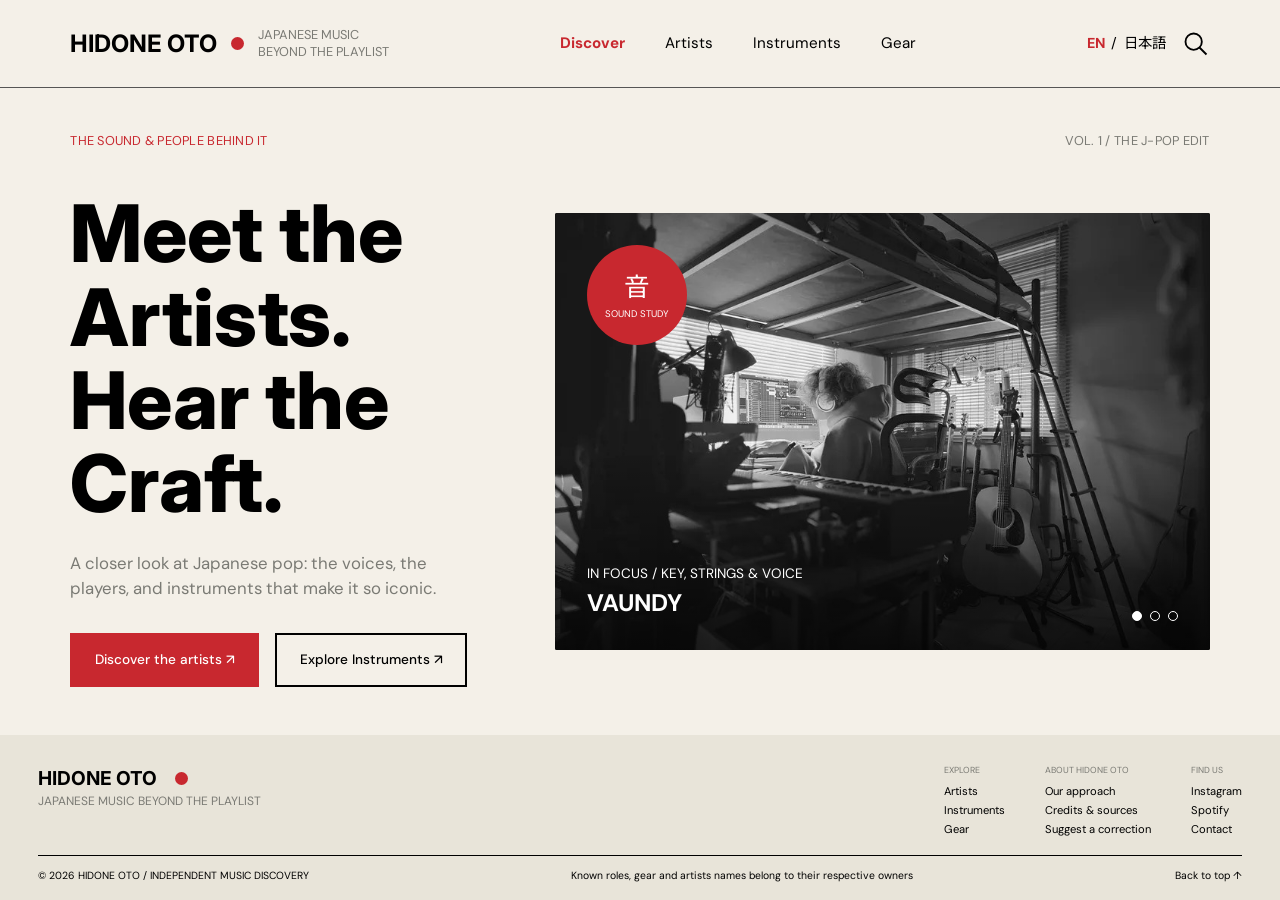
<file: index.html>
<!DOCTYPE html>
<html lang="en">
<head>
  <meta charset="UTF-8">
  <meta name="viewport" content="width=device-width, initial-scale=1">
  <title>Discover | Hidone Oto</title>
  
  <!-- Google Fonts -->
  <link rel="preconnect" href="https://fonts.googleapis.com">
  <link href="https://fonts.googleapis.com/css2?family=DM+Sans:wght@400;500;700&family=Inter:wght@400;700;800&display=swap" rel="stylesheet">
  <link href="https://fonts.googleapis.com/css2?family=DM+Sans:wght@400;500;700&family=Inter:wght@400;700;800&family=Noto+Sans+JP:wght@400;500;700;900&display=swap" rel="stylesheet">

  <!-- Stylesheets -->
  <link rel="stylesheet" href="css/base.css">
  <link rel="stylesheet" href="css/home.css">
  <script>document.documentElement.classList.add('js')</script>
</head>

<body>

  <!-- Site Header -->
  <header class="site-header">
    <a class="logo" href="index.html">
      <strong class="reveal rise" data-delay="0.1">HIDONE OTO</strong>
      <span class="dot reveal rise" data-delay="0.2"></span>
      <span class="tag reveal rise" data-delay="0.3">JAPANESE MUSIC<br>BEYOND THE PLAYLIST</span>
    </a>
    <nav>
      <a href="index.html" class="active reveal rise" data-delay="0.4">Discover</a>
      <a href="artists.html" class="reveal rise" data-delay="0.5">Artists</a>
      <a href="instruments.html" class="reveal rise" data-delay="0.6">Instruments</a>
      <a href="gear.html" class="reveal rise" data-delay="0.7">Gear</a>
    </nav>
  <div class="tools">
  <div class="lang-toggle reveal rise" data-delay="0.8" role="group" aria-label="Language">
    <button type="button" data-lang="en" class="on">EN</button>
    <span aria-hidden="true">/</span>
    <button type="button" data-lang="ja">日本語</button>
  </div>

  <button class="search-btn reveal rise" data-delay="0.8" id="search-btn" aria-label="Search" aria-expanded="false">
    <svg width="28" height="28" viewBox="0 0 24 24" fill="none" stroke="currentColor" stroke-width="1.6">
      <circle cx="10" cy="10" r="7"/>
      <path d="M15 15l6 6"/>
    </svg>
  </button>
  </div>
  </header>

  <!-- Main Content -->
  <main>
    <section class="hero" id="top">
      
      <!-- Hero Text Content -->
      <div class="hero-top">
        <p class="eyebrow reveal rise">THE SOUND &amp; PEOPLE BEHIND IT</p>
        <p class="hero-vol reveal rise" data-delay="0.1">VOL. 1 / THE J-POP EDIT</p>
      </div>
        
      <div class="hero-text">
        <h1 class="reveal rise" data-delay="0.1">Meet the Artists. Hear the Craft.</h1>
        <p class="lede reveal rise" data-delay="0.25">A closer look at Japanese pop: the voices, the players, and instruments that make it so iconic.</p>
        <div class="btns reveal rise" data-delay="0.4">
          <a class="btn red" href="artists.html">Discover the artists ↗</a>
          <a class="btn" href="instruments.html">Explore Instruments ↗</a>
        </div>
      </div>

      <!-- Hero Image / Feature -->
      <figure class="hero-img reveal pan-right" data-delay="0.2">

      <!-- Stays fixed: not inside any slide -->
      <span class="badge"><b>音</b>SOUND STUDY</span>

      <div class="slides">

        <div class="slide active">
          <img src="images/vaundy-hero.jpg" alt="Vaundy in his studio">
          <div class="slide-caption">
            <small>IN FOCUS / KEY, STRINGS &amp; VOICE</small>
            <strong>VAUNDY</strong>
          </div>
        </div>

        <div class="slide">
          <img src="images/ONEOKROCK-tour.jpg" alt="ONE OK ROCK performing">
          <div class="slide-caption">
            <small>IN FOCUS / PASSIONATE &amp; BLENDED</small>
            <strong>ONE OK ROCK</strong>
          </div>
        </div>

        <div class="slide">
          <img src="images/ado-live.jpg" alt="ADO live">
          <div class="slide-caption">
            <small>IN FOCUS / POWERFUL &amp; THEATRICAL</small>
            <strong>ADO</strong>
          </div>
        </div>

      </div>

      <div class="slide-dots" aria-label="Choose slide"></div>
      </figure>

    </section>
  </main>

  <!-- Site Footer -->
  <footer class="site-footer">
    <div class="foot-top">
      <div>
        <strong class="flogo reveal rise" data-delay="0.1">HIDONE OTO</strong>
        <span class="dot reveal rise" data-delay="0.2"></span>
        <p class="reveal rise" data-delay="0.3">JAPANESE MUSIC BEYOND THE PLAYLIST</p>
      </div>
      <div class="foot-cols">
        <div>
          <h4 class="reveal rise" data-delay="0.4">EXPLORE</h4>
          <a href="artists.html" class="reveal rise" data-delay="0.4">Artists</a>
          <a href="instruments.html" class="reveal rise" data-delay="0.5">Instruments</a>
          <a href="gear.html" class="reveal rise" data-delay="0.6">Gear</a>
        </div>
        <div>
          <h4 class="reveal rise" data-delay="0.7">ABOUT HIDONE OTO</h4>
          <a href="#" class="reveal rise" data-delay="0.7">Our approach</a>
          <a href="#" class="reveal rise" data-delay="0.8">Credits &amp; sources</a>
          <a href="#" class="reveal rise" data-delay="0.9">Suggest a correction</a>
        </div>
        <div>
          <h4 class="reveal rise" data-delay="1.0">FIND US</h4>
          <a href="#" class="reveal rise" data-delay="1.1">Instagram</a>
          <a href="#" class="reveal rise" data-delay="1.2">Spotify</a>
          <a href="#" class="reveal rise" data-delay="1.3">Contact</a>
        </div>
      </div>
    </div>
    <div class="foot-bottom">
      <span>© 2026 HIDONE OTO / INDEPENDENT MUSIC DISCOVERY</span>
      <span>Known roles, gear and artists names belong to their respective owners</span>
      <a href="#top">Back to top ↑</a>
    </div>
  </footer>

<script src="js/reveal.js" defer></script>
<script src="js/slideshow.js" defer></script>
<script src="js/search.js" defer></script>
<script src="js/lang.js" defer></script>
</body>
</html>
</file>
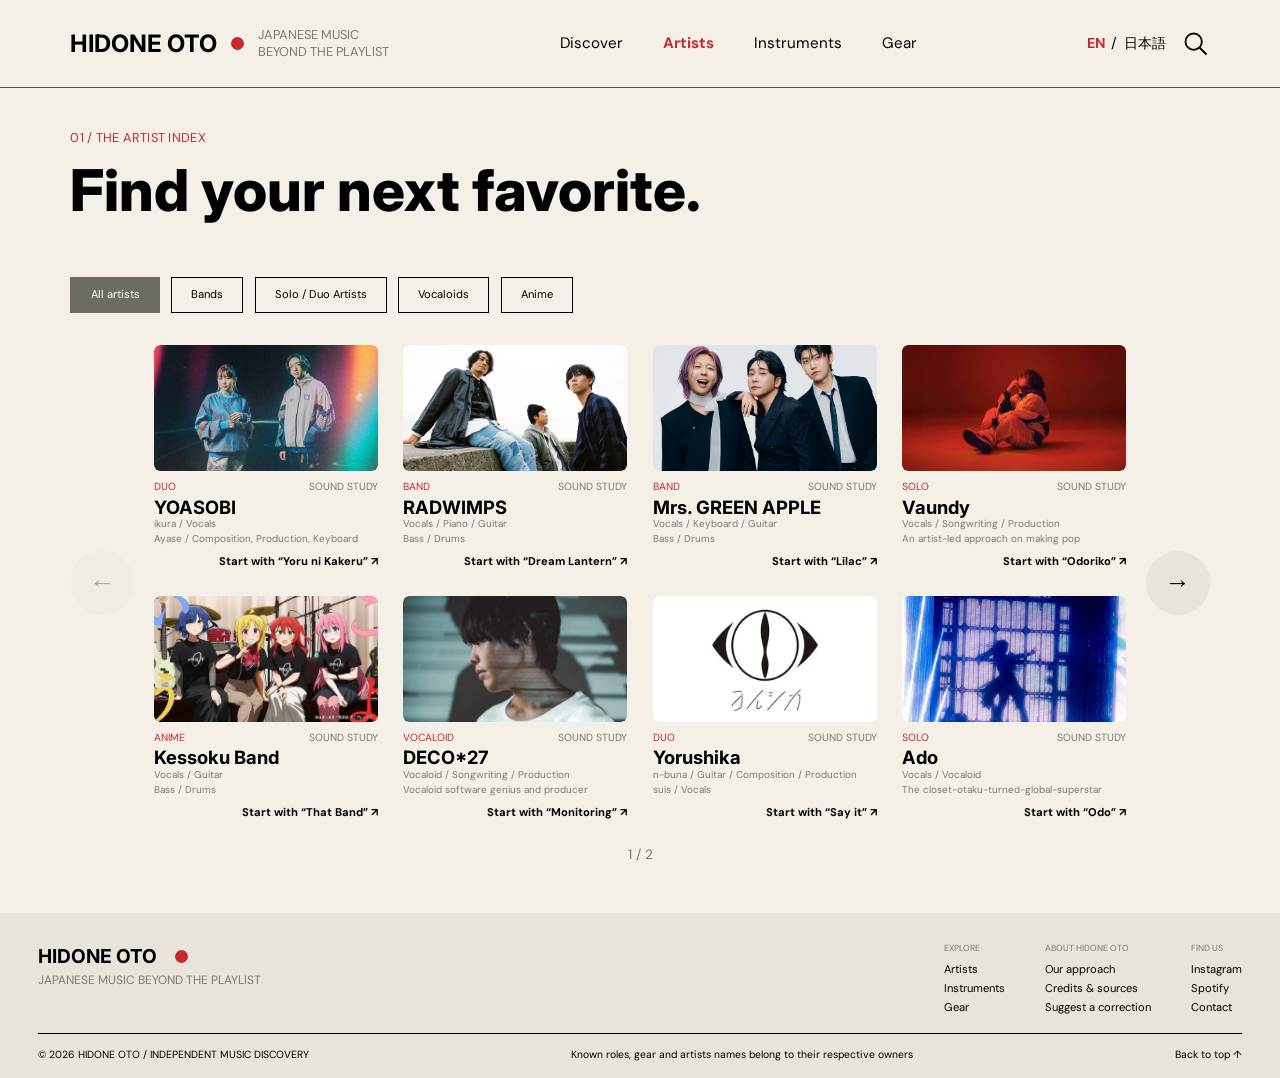
<file: artists.html>
<!DOCTYPE html>
<html lang="en">
<head>
  <meta charset="UTF-8">
  <meta name="viewport" content="width=device-width, initial-scale=1">
  <title>Artists | Hidone Oto</title>
  
  <!-- Google Fonts -->
  <link rel="preconnect" href="https://fonts.googleapis.com">
  <link href="https://fonts.googleapis.com/css2?family=DM+Sans:wght@400;500;700&family=Inter:wght@400;700;800&display=swap" rel="stylesheet">
  
  <!-- Stylesheets -->
  <link rel="stylesheet" href="css/base.css">
  <link rel="stylesheet" href="css/artists.css">
  <script>document.documentElement.classList.add('js')</script>

</head>

<body>

  <!-- Site Header -->
  <header class="site-header">
    <a class="logo" href="index.html">
      <strong class="reveal rise" data-delay="0.1">HIDONE OTO</strong>
      <span class="dot reveal rise" data-delay="0.2"></span>
      <span class="tag reveal rise" data-delay="0.3">JAPANESE MUSIC<br>BEYOND THE PLAYLIST</span>
    </a>
    <nav>
      <a href="index.html" class="reveal rise" data-delay="0.4">Discover</a>
      <a href="artists.html" class="active reveal rise" data-delay="0.5">Artists</a>
      <a href="instruments.html" class="reveal rise" data-delay="0.6">Instruments</a>
      <a href="gear.html" class="reveal rise" data-delay="0.7">Gear</a>
    </nav>
  <div class="tools">
  <div class="lang-toggle reveal rise" data-delay="0.8" role="group" aria-label="Language">
    <button type="button" data-lang="en" class="on">EN</button>
    <span aria-hidden="true">/</span>
    <button type="button" data-lang="ja">日本語</button>
  </div>

  <button class="search-btn reveal rise" data-delay="0.8" id="search-btn" aria-label="Search" aria-expanded="false">
    <svg width="28" height="28" viewBox="0 0 24 24" fill="none" stroke="currentColor" stroke-width="1.6">
      <circle cx="10" cy="10" r="7"/>
      <path d="M15 15l6 6"/>
    </svg>
  </button>
  </div>
  </header>

  <!-- Main Content -->
  <main>
    <section class="page" id="top">
      <div class="page-head">
        <div>
          <p class="eyebrow reveal rise">01 / THE ARTIST INDEX</p>
          <h1 class="reveal rise" data-delay="0.1">Find your next favorite.</h1>
        </div>
        <div class="filters reveal rise" data-delay="0.2" role="group" aria-label="Filter artists">
          <button class="on" data-f="all">All artists</button>
          <button data-f="band">Bands</button>
          <button data-f="solo, duo">Solo / Duo Artists</button>
          <button data-f="vocaloid">Vocaloids</button>
          <button data-f="anime">Anime</button>
        </div>
      </div>

      <!-- Artist Grid -->
  <div class="browser">

  <button class="page-btn prev" type="button" aria-label="Previous page" disabled>←</button>

      <div class="grid4" data-stagger="0.08">
        
        <!-- YOASOBI -->
        <article class="card reveal rise" data-type="solo, duo">
          <a class="card-link" href="yoasobi.html" aria-label="View YOASOBI">
            <img src="images/YOASOBI-artist.jpg" alt="YOASOBI">
          </a>

          <div class="card-meta">
            <span class="red">DUO</span>
            <span class="muted">SOUND STUDY</span>
          </div>
          <h3>YOASOBI</h3>
          <p class="tiny">ikura / Vocals</p>
          <p class="tiny">Ayase / Composition, Production, Keyboard</p>
          <a class="start"
            href="https://www.youtube.com/watch?v=by4SYYWlhEs&list=RDby4SYYWlhEs&start_radio=1"
            target="_blank"
            rel="noopener noreferrer">Start with “Yoru ni Kakeru” ↗
          </a>
        </article>

        <!-- RADWIMPS -->
        <article class="card reveal rise" data-type="band">
          <a class="card-link" href="radwimps.html" aria-label="View RADWIMPS">
            <img src="images/RADWIMPS-artist.jpg" alt="RADWIMPS" >
          </a>
          <div class="card-meta">
            <span class="red">BAND</span>
            <span class="muted">SOUND STUDY</span>
          </div>
          <h3>RADWIMPS</h3>
          <p class="tiny">Vocals / Piano / Guitar</p>
          <p class="tiny">Bass / Drums</p>
          <a class="start"
            href="https://www.youtube.com/watch?v=MtLHwqbE1eI&list=RDMtLHwqbE1eI&start_radio=1"
            target="_blank"
            rel="noopener noreferrer">Start with “Dream Lantern” ↗
          </a>
        </article>

        <!-- Mrs. GREEN APPLE -->
        <article class="card reveal rise" data-type="band">
          <a class="card-link" href="mrs.green.apple.html" aria-label="View Mrs. GREEN APPLE">
            <img src="images/Mrs.GREENAPPLE-artist.jpg" alt="Mrs. GREEN APPLE">
          </a>
          <div class="card-meta">
            <span class="red">BAND</span>
            <span class="muted">SOUND STUDY</span>
          </div>
          <h3>Mrs. GREEN APPLE</h3>
          <p class="tiny">Vocals / Keyboard / Guitar</p>
          <p class="tiny">Bass / Drums</p>
          <a class="start"
            href="https://www.youtube.com/watch?v=DO_aopUeFnw&list=RDDO_aopUeFnw&start_radio=1"
            target="_blank"
            rel="noopener noreferrer">Start with “Lilac” ↗
          </a>
        </article>

        <!-- Vaundy -->
        <article class="card reveal rise" data-type="solo">
          <a class="card-link" href="vaundy.html" aria-label="View Vaundy">
            <img src="images/Vaundy-artist.jpg" alt="Vaundy">
          </a>
          <div class="card-meta">
            <span class="red">SOLO</span>
            <span class="muted">SOUND STUDY</span>
          </div>
          <h3>Vaundy</h3>
          <p class="tiny">Vocals / Songwriting / Production</p>
          <p class="tiny">An artist-led approach on making pop</p>
          <a class="start"
            href="https://www.youtube.com/watch?v=7HgJIAUtICU&list=OLAK5uy_kfFZXpTnlObU-1FaL5DdoQRlgbqLUaQQE&index=24"
            target="_blank"
            rel="noopener noreferrer">Start with “Odoriko” ↗
          </a>
        </article>

        <!-- Kessoku Band -->
        <article class="card reveal rise" data-type="anime">
          <a class="card-link" href="kessoku-band.html" aria-label="View Kessoku Band">
            <img src="images/KessokuBand-artist.jpg" alt="Kessoku Band">
          </a>
          <div class="card-meta">
            <span class="red">ANIME</span>
            <span class="muted">SOUND STUDY</span>
          </div>
          <h3>Kessoku Band</h3>
          <p class="tiny">Vocals / Guitar</p>
          <p class="tiny">Bass / Drums</p>
          <a class="start"
            href="https://www.youtube.com/watch?v=q-bCp4MxuYU&list=RDq-bCp4MxuYU&start_radio=1"
            target="_blank"
            rel="noopener noreferrer">Start with “That Band” ↗
          </a>
        </article>

        <!-- DECO*27 -->
        <article class="card reveal rise" data-type="vocaloid">
          <a class="card-link" href="deco27.html" aria-label="View DECO*27">
            <img src="images/DECO27-artist.jpg" alt="DECO*27">
          </a>
          <div class="card-meta">
            <span class="red">VOCALOID</span>
            <span class="muted">SOUND STUDY</span>
          </div>
          <h3>DECO*27</h3>
          <p class="tiny">Vocaloid / Songwriting / Production</p>
          <p class="tiny">Vocaloid software genius and producer</p>
          <a class="start"
            href="https://www.youtube.com/watch?v=kbNdx0yqbZE&list=RDkbNdx0yqbZE&start_radio=1"
            target="_blank"
            rel="noopener noreferrer">Start with “Monitoring” ↗
          </a>
        </article>
        
        <!-- Yorushika -->
        <article class="card reveal rise" data-type="duo">
          <a class="card-link" href="yorushika.html" aria-label="View Yorushika">
            <img src="images/Yorushika-artist.jpg" alt="Yorushika">
          </a>
          <div class="card-meta">
            <span class="red">DUO</span>
            <span class="muted">SOUND STUDY</span>
          </div>
          <h3>Yorushika</h3>
          <p class="tiny">n-buna / Guitar / Composition / Production</p>
          <p class="tiny">suis / Vocals</p>
          <a class="start"
            href="https://www.youtube.com/watch?v=F64yFFnZfkI&list=RDF64yFFnZfkI&start_radio=1"
            target="_blank"
            rel="noopener noreferrer">Start with “Say it” ↗
          </a>
        </article>

        <!-- Ado -->
        <article class="card reveal rise" data-type="solo, duo, vocaloid">
          <a class="card-link" href="ado.html" aria-label="View Ado">
            <img src="images/Ado-artist.jpg" alt="Ado">
          </a>
          <div class="card-meta">
            <span class="red">SOLO</span>
            <span class="muted">SOUND STUDY</span>
          </div>
          <h3>Ado</h3>
          <p class="tiny">Vocals / Vocaloid</p>
          <p class="tiny">The closet-otaku-turned-global-superstar</p>
          <a class="start"
            href="https://www.youtube.com/watch?v=YnSW8ian29w&list=RDYnSW8ian29w&start_radio=1"
            target="_blank"
            rel="noopener noreferrer">Start with “Odo” ↗
          </a>
        </article>

        <!-- ONE OK ROCK -->
        <article class="card reveal rise" data-type="band">
          <a class="card-link" href="one-ok-rock.html" aria-label="View ONE OK ROCK">
            <img src="images/ONEOKROCK-artist.jpg" alt="ONE OK ROCK">
          </a>
          <div class="card-meta">
            <span class="red">BAND</span>
            <span class="muted">SOUND STUDY</span>
          </div>
          <h3>ONE OK ROCK</h3>
          <p class="tiny">Vocals / Guitar</p>
          <p class="tiny">Bass / Drums</p>
          <a class="start"
            href="https://www.youtube.com/watch?v=nU307tV32B0&list=RDnU307tV32B0&start_radio=1"
            target="_blank"
            rel="noopener noreferrer">Start with “We Are” ↗</a>
        </article>

      </div>

       <button class="page-btn next" type="button" aria-label="Next page">→</button>

  </div>

      <p class="page-count" aria-live="polite"></p>
    </section>

    <!-- Filter Script -->
    <script>
      document.querySelectorAll('.filters button').forEach(b => b.addEventListener('click', () => {
        document.querySelectorAll('.filters button').forEach(x => x.classList.toggle('on', x === b));
        document.querySelectorAll('.card').forEach(c => c.hidden = !(b.dataset.f === 'all' || c.dataset.type === b.dataset.f));
      }));
    </script>

  </main>

  <!-- Site Footer -->
  <footer class="site-footer">
    <div class="foot-top">
      <div>
        <strong class="flogo reveal rise" data-delay="0.1">HIDONE OTO</strong>
        <span class="dot reveal rise" data-delay="0.2"></span>
        <p class="reveal rise" data-delay="0.3">JAPANESE MUSIC BEYOND THE PLAYLIST</p>
      </div>
      <div class="foot-cols">
        <div>
          <h4 class="reveal rise" data-delay="0.4">EXPLORE</h4>
          <a href="artists.html" class="reveal rise" data-delay="0.4">Artists</a>
          <a href="instruments.html" class="reveal rise" data-delay="0.5">Instruments</a>
          <a href="gear.html" class="reveal rise" data-delay="0.6">Gear</a>
        </div>
        <div>
          <h4 class="reveal rise" data-delay="0.7">ABOUT HIDONE OTO</h4>
          <a href="#" class="reveal rise" data-delay="0.7">Our approach</a>
          <a href="#" class="reveal rise" data-delay="0.8">Credits &amp; sources</a>
          <a href="#" class="reveal rise" data-delay="0.9">Suggest a correction</a>
        </div>
        <div>
          <h4 class="reveal rise" data-delay="1.0">FIND US</h4>
          <a href="#" class="reveal rise" data-delay="1.1">Instagram</a>
          <a href="#" class="reveal rise" data-delay="1.2">Spotify</a>
          <a href="#" class="reveal rise" data-delay="1.3">Contact</a>
        </div>
      </div>
    </div>
    <div class="foot-bottom">
      <span>© 2026 HIDONE OTO / INDEPENDENT MUSIC DISCOVERY</span>
      <span>Known roles, gear and artists names belong to their respective owners</span>
      <a href="#top">Back to top ↑</a>
    </div>
  </footer>

<script src="js/artists.js" defer></script>
<script src="js/reveal.js" defer></script>
<script src="js/search.js" defer></script>
<script src="js/lang.js" defer></script>

</body>
</html>
</file>
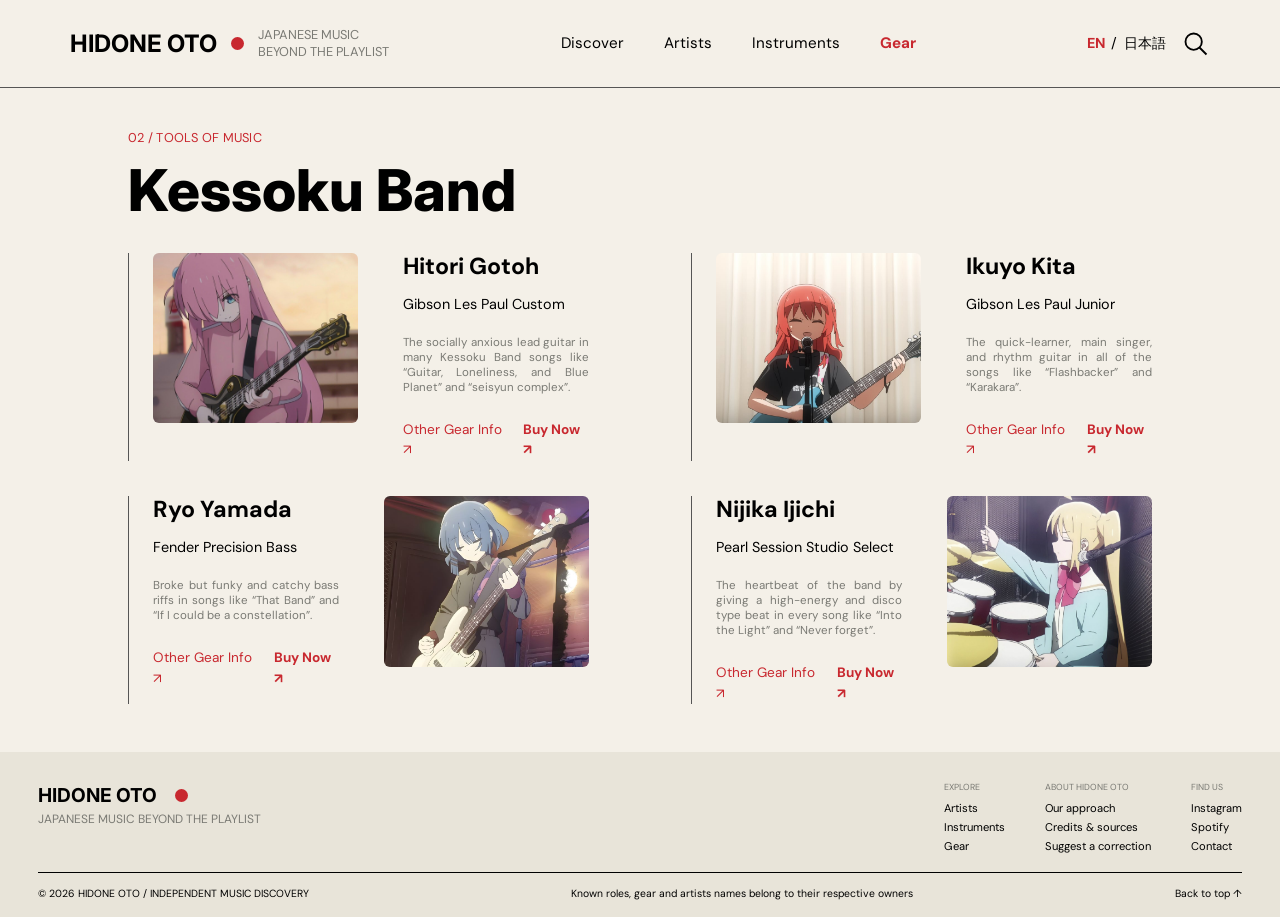
<file: gear.html>
<!DOCTYPE html>
<html lang="en">
<head>
  <meta charset="UTF-8">
  <meta name="viewport" content="width=device-width, initial-scale=1">
  <title>Gear | Hidone Oto</title>
  
  <!-- Google Fonts -->
  <link rel="preconnect" href="https://fonts.googleapis.com">
  <link href="https://fonts.googleapis.com/css2?family=DM+Sans:wght@400;500;700&family=Inter:wght@400;700;800&display=swap" rel="stylesheet">
  
  <!-- Stylesheets -->
  <link rel="stylesheet" href="css/base.css">
  <link rel="stylesheet" href="css/gear.css">
  <script>document.documentElement.classList.add('js')</script>
</head>
<body>

  <!-- Site Header -->
  <header class="site-header">
    <a class="logo" href="index.html">
      <strong class="reveal rise" data-delay="0.1">HIDONE OTO</strong>
      <span class="dot reveal rise" data-delay="0.2"></span>
      <span class="tag reveal rise" data-delay="0.3">JAPANESE MUSIC<br>BEYOND THE PLAYLIST</span>
    </a>
    <nav>
      <a href="index.html" class="reveal rise" data-delay="0.4">Discover</a>
      <a href="artists.html" class="reveal rise" data-delay="0.5">Artists</a>
      <a href="instruments.html" class="reveal rise" data-delay="0.6">Instruments</a>
      <a href="gear.html" class="active reveal rise" data-delay="0.7">Gear</a>
    </nav>
  <div class="tools">
  <div class="lang-toggle reveal rise" data-delay="0.8" role="group" aria-label="Language">
    <button type="button" data-lang="en" class="on">EN</button>
    <span aria-hidden="true">/</span>
    <button type="button" data-lang="ja">日本語</button>
  </div>

  <button class="search-btn reveal rise" data-delay="0.8" id="search-btn" aria-label="Search" aria-expanded="false">
    <svg width="28" height="28" viewBox="0 0 24 24" fill="none" stroke="currentColor" stroke-width="1.6">
      <circle cx="10" cy="10" r="7"/>
      <path d="M15 15l6 6"/>
    </svg>
  </button>
  </div>
  </header>

  <!-- Main Content -->
  <main>
    <section class="page gear-page" id="top">

      <div class="band-browser">
          
          <p class="eyebrow reveal rise">02 / TOOLS OF MUSIC</p>
            <div class="band-slides">
            <h1 class="reveal rise" data-delay="0.1">Kessoku Band</h1>
            <div class="grid2" data-stagger="0.12">

              <article class="gear reveal rise">
                <img class="gear-img" src="images/hitori-guitar.jpg" alt="Hitori Gotoh playing guitar">
                <div class="gear-body">
                  <h3>Hitori Gotoh</h3>
                  <p class="model">Gibson Les Paul Custom</p>
                  <p class="desc">The socially anxious lead guitar in many Kessoku Band songs like “Guitar, Loneliness, and Blue Planet” and “seisyun complex”.</p>
                  <p class="actions">
                    <a class="red-link" href="#gear-hitori">Other Gear Info ↗</a>
                    <a class="buy"
                        href="https://www.thomann.ae/gibson_les_paul_68_custom_ebony_ula.htm?glp=1&gad_source=1&gad_campaignid=1566870201&gbraid=0AAAAADuDMCUcnWxjztQVRu551d8piXjND&gclid=CjwKCAjwo5bXBhAEEiwAkgpgXGXi1AiXEg1SuVa4hdJo_mVJCN_LjoI2ZzMosXpCEu8AkNLEee76DBoCpPEQAvD_BwE"
                        target="_blank"
                        rel="noopener noreferrer">Buy Now ↗
                      </a>
                  </p>
                </div>
              </article>

              <article class="gear reveal rise">
                <img class="gear-img" src="images/kita-guitar.jpg" alt="Ikuyo Kita singing and playing guitar">
                <div class="gear-body">
                  <h3>Ikuyo Kita</h3>
                  <p class="model">Gibson Les Paul Junior</p>
                  <p class="desc">The quick-learner, main singer, and rhythm guitar in all of the songs like “Flashbacker” and “Karakara”.</p>
                  <p class="actions">
                      <a class="red-link" href="#gear-ikuyo">Other Gear Info ↗</a>
                    <a class="buy"
                        href="https://www.ebay.com/itm/178531511890?chn=ps&mkevt=1&mkcid=28&google_free_listing_action=view_item&srsltid=AYCX9vJWMRdb16l0F0IxTQNfE6uu4f8OBx1Cxheyy5OQ20siFTGXkzj6hSk"
                        target="_blank"
                        rel="noopener noreferrer">Buy Now ↗
                      </a>
                  </p>
                </div>
              </article>

              <article class="gear flip reveal rise">
                <img class="gear-img" src="images/ryo-bass.jpg" alt="Ryo Yamada playing bass">
                <div class="gear-body">
                  <h3>Ryo Yamada</h3>
                  <p class="model">Fender Precision Bass</p>
                  <p class="desc">Broke but funky and catchy bass riffs in songs like “That Band” and “If I could be a constellation”.</p>
                  <p class="actions">
                    <a class="red-link" href="#gear-ryo">Other Gear Info ↗</a>
                    <a class="buy"
                        href="https://www.thomann.ae/fender_player_ii_p_bass_rw_pwt.htm?glp=1&gad_source=1&gad_campaignid=1566870234&gbraid=0AAAAADuDMCXamf6JK486Y2SGhJZvKpick&gclid=CjwKCAjwo5bXBhAEEiwAkgpgXEJEEjqNwzF_tK-zEEGipoJH8_wHEECyVbOr-RVSg55BRQjpEL6sixoCKBMQAvD_BwE"
                        target="_blank"
                        rel="noopener noreferrer">Buy Now ↗
                      </a>
                  </p>
                </div>
              </article>
              
              <article class="gear flip reveal rise">
                <img class="gear-img" src="images/nijika-drums.jpg" alt="Nijika Ijichi on drums">
                <div class="gear-body">
                  <h3>Nijika Ijichi</h3>
                  <p class="model">Pearl Session Studio Select</p>
                  <p class="desc">The heartbeat of the band by giving a high-energy and disco type beat in every song like “Into the Light” and “Never forget”.</p>
                  <p class="actions">
                    <a class="red-link" href="#gear-nijika">Other Gear Info ↗</a>
                    <a class="buy"
                        href="https://smi-music.com/products/pearl-session-studio-sts924xsp-scarlet-ash?variant=42001617715427&country=AE&currency=AED&utm_medium=product_sync&utm_source=google&utm_content=sag_organic&utm_campaign=sag_organic&srsltid=AYCX9vK2EAXwxlFjEvWgJM5zNXw3bYH0TWswJuACEZNLJUDsvexV8GOKtlY"
                        target="_blank"
                        rel="noopener noreferrer">Buy Now ↗
                      </a>
                  </p>
                </div>
              </article>

            </div>
          </div>
        </div>
      </section>

            <!-- ===== Hitori's gear ===== -->
            <div class="modal" id="gear-hitori" role="dialog" aria-label="Hitori Gotoh's gear">
              <a class="modal-close" href="#top" aria-label="Close"></a>

              <div class="sheet">
              <a class="reveal rise back" href="#top">← Back to page</a>
              <p class="reveal rise eyebrow sheet-who">HITORI GOTOH / GEAR</p>

              <div class="cols">

                <!-- Amplifiers -->
                <div>
                  <h2 class="reveal rise">Amplifiers</h2>

                  <article class="reveal rise item">
                    <img src="images/gear/bocchi-gear/marshall-jcm900.jpg" alt="Marshall JCM900">
                    <div>
                      <h4 class="reveal rise">Live Venue Amp</h4>
                      <p class="model">Marshall JCM900</p>
                      <p class="muted">This high-gain British tube amp stack is a staple of classic rock and punk tones, giving her Gibson Les Paul Custom its thick, punchy overdrive.</p>
                      <a class="buy"
                        href="https://www.m4music.com/marshall-jcm900-4100-vintage-reissue-100w-valve-amplifier-head-1007098?srsltid=AYCX9vI_dZtqAnn7p3jcg12SWecxlY_1EPuZIvmATSjpMmDi0HE0Ap0U_3U"
                        target="_blank"
                        rel="noopener noreferrer">Buy Now ↗
                      </a>
                    </div>

                    <img src="images/gear/bocchi-gear/yamaha-thr5.jpg" alt="Yamaha THR5">
                    <div>
                      <h4 class="reveal rise">Practice Home Amp</h4>
                      <p class="model">Yamaha THR5</p>
                      <p class="muted">This is a compact, portable 5-watt desktop modeling amplifier known for delivering tube-like tones at low volumes.</p>
                      <a class="buy"
                        href="https://www.thomann.ae/yamaha_thr5.htm?glp=1"
                        target="_blank"
                        rel="noopener noreferrer">Buy Now ↗
                      </a>
                    </div>
                  </article>

                  <!-- Miscellaneous -->
                  <div class="misc-wrap">
                    <h2 class="reveal rise">Miscellaneous</h2>
                    <div class="misc">

                      <article class="reveal rise item">
                        <img src="images/gear/bocchi-gear/dunlop-tortex-triangle-pick.jpg" alt="Guitar picks">
                        <div>
                          <h4>Picks</h4>
                          <p class="model">Dunlop Tortex Triangle</p>
                          <p class="muted">The large, oversized triangle shape provides a massive surface area to grip.</p>
                          <a class="buy"
                            href="https://www.thomann.ae/dunlop_tortex_triangle_100_6_pack.htm?glp=1&gad_source=4&gad_campaignid=1566870201&gbraid=0AAAAADuDMCUqLJh9Mr65SHx3ya3rUrA4n&gclid=CjwKCAjwo5bXBhAEEiwAkgpgXC-Uw1qJ6hqD0TXJuVCKREg7h13G8L1Ge2CIUZ8p0cjsjfFldscSqRoCpc4QAvD_BwE"
                            target="_blank"
                            rel="noopener noreferrer">Buy Now ↗
                          </a>
                        </div>
                      </article>

                      <article class="reveal rise item">
                        <img src="images/gear/bocchi-gear/boss-bic.jpg" alt="Instrument cable">
                        <div>
                          <h4>Cables</h4>
                          <p class="model">Boss BIC</p>
                          <p class="muted">She uses traditional, heavy-duty black Boss BIC to run from her guitar to her board, and from her board to her Marshall or Yamaha amp. </p>
                          <a class="buy"
                            href="https://www.thomann.ae/boss_bic_15a.htm?glp=1"
                            target="_blank"
                            rel="noopener noreferrer">Buy Now ↗
                          </a>
                        </div>
                      </article>

                      <article class="reveal rise item">
                        <img src="images/gear/bocchi-gear/bocchi-strap.jpg" alt="Guitar strap">
                        <div>
                          <h4>Strap</h4>
                          <p class="model">Fender Monogram Strap</p>
                          <p class="muted">The Fender strap features a wide, durable woven construction with a monogrammed pattern.</p>
                          <a class="buy"
                            href="https://www.thomann.ae/fender_monogrammgurt_bgg.htm?glp=1&gad_source=1&gad_campaignid=1566870201&gbraid=0AAAAADuDMCUcnWxjztQVRu551d8piXjND&gclid=CjwKCAjwo5bXBhAEEiwAkgpgXL8gabxN7gqfNf9dGsGGcr8VOkKhnxeeY5z0tD0Nc3zNKQMxkWVC3xoCbC8QAvD_BwE"
                            target="_blank"
                            rel="noopener noreferrer">Buy Now ↗
                          </a>
                        </div>
                      </article>

                      <article class="reveal rise item">
                        <img src="images/gear/bocchi-gear/boss-tu3.jpg" alt="Clip-on tuner">
                        <div>
                          <h4>Tuner</h4>
                          <p class="model">Boss TU-3 Chromatic Tuner</p>
                          <p class="muted">This is her go-to tool during her bedroom practice sessions and right before band kicks off a studio rehearsal.</p>
                          <a class="buy"
                            href="https://www.melodyhousemi.com/product/buy-boss-tu-3-tuner?srsltid=AYCX9vLs5nfJw9ahhZkuA8WSF55I65cqis1CtM5ccXKmAkh8lnhIOJIeF68"
                            target="_blank"
                            rel="noopener noreferrer">Buy Now ↗
                          </a>
                        </div>
                      </article>

                    </div>
                  </div>
                </div>

                <!-- Effects pedals -->
                <div>
                  <h2 class="reveal rise">Effects Pedals</h2>
                  <div class="pedals">

                    <article class="reveal rise item">
                      <img src="images/gear/bocchi-gear/boss-bd2.jpg" alt="BOSS BD-2 Blues Driver">
                      <div>
                        <h4>Overdrive Pedal</h4>
                        <p class="model">BOSS BD-2 Blues Driver</p>
                        <p class="muted">This is Bocchi's main overdrive pedal. It provides a crisp, touch-sensitive crunch. Activated on her solo to the song “That Band”.</p>
                        <a class="buy"
                            href="https://www.thomann.ae/boss_bd2_blues_driver.htm?glp=1"
                            target="_blank"
                            rel="noopener noreferrer">Buy Now ↗
                        </a>
                      </div>
                    </article>

                    <article class="reveal rise item">
                      <img src="images/gear/bocchi-gear/crybaby-gcb95.jpg" alt="Dunlop Cry Baby GCB95">
                      <div>
                        <h4>Wah Pedal</h4>
                        <p class="model">Dunlop Cry Baby GCB95 Wah</p>
                        <p class="muted">Bocchi uses a standard Dunlop Cry Baby wah pedal. This is most prominent during her climactic bottleneck slide guitar solo in “Never Forget”.</p>
                        <a class="buy"
                            href="https://www.thomann.ae/dunlop_cry_baby_gcb95.htm"
                            target="_blank"
                            rel="noopener noreferrer">Buy Now ↗
                        </a>
                      </div>
                    </article>

                    <article class="reveal rise item">
                      <img src="images/gear/bocchi-gear/proco-rat2.jpg" alt="ProCo RAT 2">
                      <div>
                        <h4>Distortion Pedal</h4>
                        <p class="model">ProCo RAT 2 Distortion</p>
                        <p class="muted">When Kessoku Band's music requires heavier, aggressive, and more saturated tones, Bocchi engages her ProCo RAT 2.</p>
                        <a class="buy"
                            href="https://www.thomann.ae/proco_rat2.htm"
                            target="_blank"
                            rel="noopener noreferrer">Buy Now ↗
                          </a>
                      </div>
                    </article>

                    <article class="reveal rise item">
                      <img src="images/gear/bocchi-gear/boss-ms3.jpg" alt="BOSS MS-3">
                      <div>
                        <h4>Multi-Effects Pedal</h4>
                        <p class="model">BOSS MS-3 Multi-Effects Switcher</p>
                        <p class="muted">The brain of her pedalboard is a BOSS MS-3. This unit acts as both a loop switcher, allowing her to instantly switch pedal combinations with one stomp.</p>
                        <a class="buy"
                            href="https://www.thomann.ae/boss_ms_3_multi_effects_switcher.htm"
                            target="_blank"
                            rel="noopener noreferrer">Buy Now ↗
                          </a>
                      </div>
                    </article>

                  </div>
                </div>
              </div>

            </div>
          </div>

            <!-- ===== Ikuyo's gear ===== -->
            <div class="modal" id="gear-ikuyo" role="dialog" aria-label="Ikuyo Kita's gear">
              <a class="modal-close" href="#top" aria-label="Close"></a>

              <div class="sheet">
                <a class="reveal riseback" href="#top">← Back to page</a>
                <p class="reveal rise eyebrow sheet-who">IKUYO KITA / GEAR</p>

                <div class="cols">

                  <!-- Amplifiers -->
                  <div>
                    <h2 class="reveal rise">Amplifiers</h2>

                    <article class="reveal rise item">
                      <img src="images/gear/bocchi-gear/marshall-jcm900.jpg" alt="Marshall JCM900">
                      <div>
                        <h4 class=>Live Venue Amp</h4>
                        <p class="model">Marshall JCM900</p>
                        <p class="muted">A high-gain British tube amp stack that gives Kita's Gibson Les Paul Jr. a bright, punchy rock crunch on stage.</p>
                        <a class="buy"
                          href="https://www.m4music.com/marshall-jcm900-4100-vintage-reissue-100w-valve-amplifier-head-1007098?srsltid=AYCX9vI_dZtqAnn7p3jcg12SWecxlY_1EPuZIvmATSjpMmDi0HE0Ap0U_3U"
                          target="_blank"
                          rel="noopener noreferrer">Buy Now ↗
                        </a>
                      </div>

                      <img src="images/gear/bocchi-gear/yamaha-thr5.jpg" alt="Yamaha THR5">
                      <div>
                        <h4>Practice Amp</h4>
                        <p class="model">Yamaha THR5</p>
                        <p class="muted">A compact 5-watt desktop modeling amp with tube-like tones at low volumes, borrowed from Hitori.</p>
                        <a class="buy"
                          href="https://www.thomann.ae/yamaha_thr5.htm?glp=1"
                          target="_blank"
                          rel="noopener noreferrer">Buy Now ↗
                        </a>
                      </div>
                    </article>

                    <!-- Miscellaneous -->
                    <div class="misc-wrap">
                      <h2 class="reveal rise">Miscellaneous</h2>
                      <div class="misc">

                        <article class="reveal rise item">
                          <img src="images/gear/bocchi-gear/dunlop-tortex-triangle-pick.jpg" alt="Guitar picks">
                          <div>
                            <h4>Picks</h4>
                            <p class="model">Dunlop Tortex Triangle</p>
                            <p class="muted">A large triangle shape with plenty of surface to grip.</p>
                            <a class="buy"
                              href="https://www.thomann.ae/dunlop_tortex_triangle_100_6_pack.htm?glp=1&gad_source=4&gad_campaignid=1566870201&gbraid=0AAAAADuDMCUqLJh9Mr65SHx3ya3rUrA4n&gclid=CjwKCAjwo5bXBhAEEiwAkgpgXC-Uw1qJ6hqD0TXJuVCKREg7h13G8L1Ge2CIUZ8p0cjsjfFldscSqRoCpc4QAvD_BwE"
                              target="_blank"
                              rel="noopener noreferrer">Buy Now ↗
                            </a>
                          </div>
                        </article>

                        <article class="reveal rise item">
                          <img src="images/gear/bocchi-gear/boss-bic.jpg" alt="Instrument cable">
                          <div>
                            <h4>Cables</h4>
                            <p class="model">Boss BIC</p>
                            <p class="muted">Heavy-duty cable from guitar to board and from board to amp. </p>
                            <a class="buy"
                              href="https://www.thomann.ae/boss_bic_15a.htm?glp=1"
                              target="_blank"
                              rel="noopener noreferrer">Buy Now ↗
                            </a>
                          </div>
                        </article>

                        <article class="reveal rise item">
                          <img src="images/gear/kita-gear/kita-strap.jpg" alt="Guitar strap">
                          <div>
                            <h4>Strap</h4>
                            <p class="model">Live Line LS2000 Hanagara Strap</p>
                            <p class="muted">A floral-patterned strap that suits her bright, flashy stage presence.</p>
                            <a class="buy"
                              href="https://store.shimamura.co.jp/ec/pro/disp/1/os0023793"
                              target="_blank"
                              rel="noopener noreferrer">Buy Now ↗
                            </a>
                          </div>
                        </article>

                        <article class="reveal rise item">
                          <img src="images/gear/kita-gear/tc-polytune-3.jpg" alt="Tuner">
                          <div>
                            <h4>Tuner</h4>
                            <p class="model">TC Polytune 3</p>
                            <p class="muted">A polyphonic tuner and buffer for quick checks at practice and right before the set.</p>
                            <a class="buy"
                              href="https://www.thomann.ae/tc_electronic_polytune_3_tuner_buffer.htm?glp=1"
                              target="_blank"
                              rel="noopener noreferrer">Buy Now ↗
                            </a>
                          </div>
                        </article>

                      </div>
                    </div>
                  </div>

                  <!-- Effects pedals -->
                  <div>
                    <h2 class="reveal rise">Effects Pedals</h2>
                    <div class="pedals">

                      <article class="reveal rise item">
                        <img src="images/gear/bocchi-gear/boss-bd2.jpg" alt="BOSS BD-2 Blues Driver">
                        <div>
                          <h4>Overdrive Pedal</h4>
                          <p class="model">BOSS BD-2 Blues Driver</p>
                          <p class="muted">A crisp, touch-sensitive overdrive for Kita's rhythm tones.</p>
                          <a class="buy"
                              href="https://www.thomann.ae/boss_bd2_blues_driver.htm?glp=1"
                              target="_blank"
                              rel="noopener noreferrer">Buy Now ↗
                          </a>
                        </div>
                      </article>

                      <article class="reveal rise item">
                        <img src="images/gear/bocchi-gear/proco-rat2.jpg" alt="ProCo RAT 2">
                        <div>
                          <h4>Distortion Pedal</h4>
                          <p class="model">ProCo RAT 2 Distortion</p>
                          <p class="muted">Heavier, more saturated tone when Kessoku Band's songs need it.</p>
                          <a class="buy"
                              href="https://www.thomann.ae/proco_rat2.htm"
                              target="_blank"
                              rel="noopener noreferrer">Buy Now ↗
                            </a>
                        </div>
                      </article>

                    </div>
                  </div>
                </div>

              </div>
            </div>

            <!-- ===== Ryo's gear ===== -->
            <div class="modal" id="gear-ryo" role="dialog" aria-label="Ryo's Yamada gear">
              <a class="modal-close" href="#top" aria-label="Close"></a>

              <div class="sheet">
                <a class="reveal rise back" href="#top">← Back to page</a>
                <p class="reveal rise eyebrow sheet-who">RYO YAMADA / GEAR</p>

                <div class="cols">

                  <!-- Amplifiers -->
                  <div>
                    <h2 class="reveal rise">Amplifiers</h2>

                    <article class="reveal rise item">
                      <img src="images/gear/ryo-gear/ampeg-svt-cl.jpg" alt="Ampeg SVT-CL">
                      <div>
                        <h4 class=>Live Venue Amp Head</h4>
                        <p class="model">Ampeg SVT-CL</p>
                        <p class="muted">The classic all-tube bass head, the sound behind Ryo's thick low end on stage.</p>
                        <a class="buy"
                          href="https://www.thomann.ae/ampeg_svt_cl_basstopteil.htm?glp=1"
                          target="_blank"
                          rel="noopener noreferrer">Buy Now ↗
                        </a>
                      </div>

                      <img src="images/gear/ryo-gear/ampeg-svt-810e.jpg" alt="Ampeg SVT-810E">
                      <div>
                        <h4>Live Venue Cabinet</h4>
                        <p class="model">Ampeg SVT-810E</p>
                        <p class="muted">This is a compact, portable 5-watt desktop modeling amplifier known for delivering tube-like tones at low volumes.</p>
                        <a class="buy"
                          href="https://www.thomann.ae/ampeg_svt810e.htm"
                          target="_blank"
                          rel="noopener noreferrer">Buy Now ↗
                        </a>
                      </div>
                    </article>

                    <!-- Miscellaneous -->
                    <div class="misc-wrap">
                      <h2 class="reveal rise">Miscellaneous</h2>
                      <div class="misc">

                        <article class="reveal rise item">
                          <img src="images/gear/ryo-gear/ryo-headphones.jpg" alt="Headphones">
                          <div>
                            <h4>Headphones</h4>
                            <p class="model">Sony MDR-M1ST</p>
                            <p class="muted">Studio monitor headphones for listening critically and writing.</p>
                            <a class="buy"
                              href="https://www.sony.jp/headphone/products/MDR-M1ST/?srsltid=AYCX9vJBYrlEIeG0BLdZvd-uzxfgWvbEQGUXaspI60NbwUXyTlKH2BVv"
                              target="_blank"
                              rel="noopener noreferrer">Buy Now ↗
                            </a>
                          </div>
                        </article>

                        <article class="reveal rise item">
                          <img src="images/gear/bocchi-gear/boss-bic.jpg" alt="Instrument cable">
                          <div>
                            <h4>Cables</h4>
                            <p class="model">Boss BIC</p>
                            <p class="muted">Heavy-duty cable from bass to board and board to amp. </p>
                            <a class="buy"
                              href="https://www.thomann.ae/boss_bic_15a.htm?glp=1"
                              target="_blank"
                              rel="noopener noreferrer">Buy Now ↗
                            </a>
                          </div>
                        </article>

                        <article class="reveal rise item">
                          <img src="images/gear/ryo-gear/ryo-strap.jpg" alt="Guitar strap">
                          <div>
                            <h4>Strap</h4>
                            <p class="model">Floral Bass Strap</p>
                            <p class="muted">A floral-patterned strap that fits her cool, quirky look.</p>
                            <a class="buy"
                              href="https://foalsguitar.com/products/foals-backstrap-neon-series"
                              target="_blank"
                              rel="noopener noreferrer">Buy Now ↗
                            </a>
                          </div>
                        </article>

                        <article class="reveal rise item">
                          <img src="images/gear/bocchi-gear/boss-tu3.jpg" alt="Tuner">
                          <div>
                            <h4>Tuner</h4>
                            <p class="model">Boss TU-3 Chromatic Tuner</p>
                            <p class="muted">This is her go-to tool during her bedroom practice sessions and right before band kicks off a studio rehearsal.</p>
                            <a class="buy"
                              href="https://www.melodyhousemi.com/product/buy-boss-tu-3-tuner?srsltid=AYCX9vLs5nfJw9ahhZkuA8WSF55I65cqis1CtM5ccXKmAkh8lnhIOJIeF68"
                              target="_blank"
                              rel="noopener noreferrer">Buy Now ↗
                            </a>
                          </div>
                        </article>

                      </div>
                    </div>
                  </div>

                  <!-- Effects pedals -->
                  <div>
                    <h2 class="reveal rise">Effects Pedals</h2>
                    <div class="pedals">

                      <article class="reveal rise item">
                        <img src="images/gear/ryo-gear/mxr-m80.jpg" alt="MXR M80 Bass D.I.">
                        <div>
                          <h4>Bass D.I.</h4>
                          <p class="model">MXR M80 Bass D.I.</p>
                          <p class="muted">The core preamp and direct injection (D.I.) pedal featured in the official guidebook and anime art book.</p>
                          <a class="buy"
                              href="https://www.thomann.ae/mxr_m80_bass_di_plus.htm"
                              target="_blank"
                              rel="noopener noreferrer">Buy Now ↗
                          </a>
                        </div>
                      </article>

                    </div>
                  </div>
                </div>

              </div>
            </div>

            <!-- ===== Nijika's gear ===== -->
            <div class="modal" id="gear-nijika" role="dialog" aria-label="Nijika Ijichi's gear">
              <a class="modal-close" href="#top" aria-label="Close"></a>

              <div class="sheet">
                <a class="reveal rise back" href="#top">← Back to page</a>
                <p class="reveal rise eyebrow sheet-who">NIJIKA IJICHI / GEAR</p>

                    <!-- Miscellaneous -->
                    <div class="misc-wrap">
                      <h2 class="reveal rise">Miscellaneous</h2>
                      <div class="misc">

                        <article class="reveal rise item">
                          <img src="images/gear/nijika-gear/tama-7a.jpg" alt="Drumsticks">
                          <div>
                            <h4>Sticks</h4>
                            <p class="model">Tama 7A-F</p>
                            <p class="muted">They are thinner and lighter than standard sticks, offering quick, nimble responses and making them incredible for precise cymbal work and controlled playing.</p>
                            <a class="buy"
                              href="https://www.thomann.ae/tama_7a_f_oak_japanese_fire_nt.htm"
                              target="_blank"
                              rel="noopener noreferrer">Buy Now ↗
                            </a>
                          </div>
                        </article>

                      <article class="reveal rise item">
                          <img src="images/gear/nijika-gear/nijika-snare.jpg" alt="Snare">
                          <div>
                            <h4>Snare</h4>
                            <p class="model">Pearl Chad Smith Signature</p>
                            <p class="muted">The bright, sharp, and high-volume "crack" needed to cut through complex arrangements.</p>
                            <a class="buy"
                              href="https://www.ebay.com/itm/960106712657?chn=ps&mkevt=1&mkcid=28&google_free_listing_action=view_item&srsltid=AYCX9vLrVkh06GUyzx_9WcCzl-KA4VOa38AWQUtcMER-ySfvq9OmKQhi6C8"
                              target="_blank"
                              rel="noopener noreferrer">Buy Now ↗
                            </a>
                          </div>
                        </article>
                      </div>
                    </div>
                  </div>
                </div>
  </main>

  <!-- Site Footer -->
  <footer class="site-footer">
    <div class="foot-top">
      <div>
        <strong class="flogo reveal rise" data-delay="0.1">HIDONE OTO</strong>
        <span class="dot reveal rise" data-delay="0.2"></span>
        <p class="reveal rise" data-delay="0.3">JAPANESE MUSIC BEYOND THE PLAYLIST</p>
      </div>
      <div class="foot-cols">
        <div>
          <h4 class="reveal rise" data-delay="0.4">EXPLORE</h4>
          <a href="artists.html" class="reveal rise" data-delay="0.4">Artists</a>
          <a href="instruments.html" class="reveal rise" data-delay="0.5">Instruments</a>
          <a href="gear.html" class="reveal rise" data-delay="0.6">Gear</a>
        </div>
        <div>
          <h4 class="reveal rise" data-delay="0.7">ABOUT HIDONE OTO</h4>
          <a href="#" class="reveal rise" data-delay="0.7">Our approach</a>
          <a href="#" class="reveal rise" data-delay="0.8">Credits &amp; sources</a>
          <a href="#" class="reveal rise" data-delay="0.9">Suggest a correction</a>
        </div>
        <div>
          <h4 class="reveal rise" data-delay="1.0">FIND US</h4>
          <a href="#" class="reveal rise" data-delay="1.1">Instagram</a>
          <a href="#" class="reveal rise" data-delay="1.2">Spotify</a>
          <a href="#" class="reveal rise" data-delay="1.3">Contact</a>
        </div>
      </div>
    </div>
    <div class="foot-bottom">
      <span>© 2026 HIDONE OTO / INDEPENDENT MUSIC DISCOVERY</span>
      <span>Known roles, gear and artists names belong to their respective owners</span>
      <a href="#top">Back to top ↑</a>
    </div>
  </footer>

<script src="js/reveal.js" defer></script>
<script src="js/search.js" defer></script>
<script src="js/lang.js" defer></script>

</body>
</html>
</file>
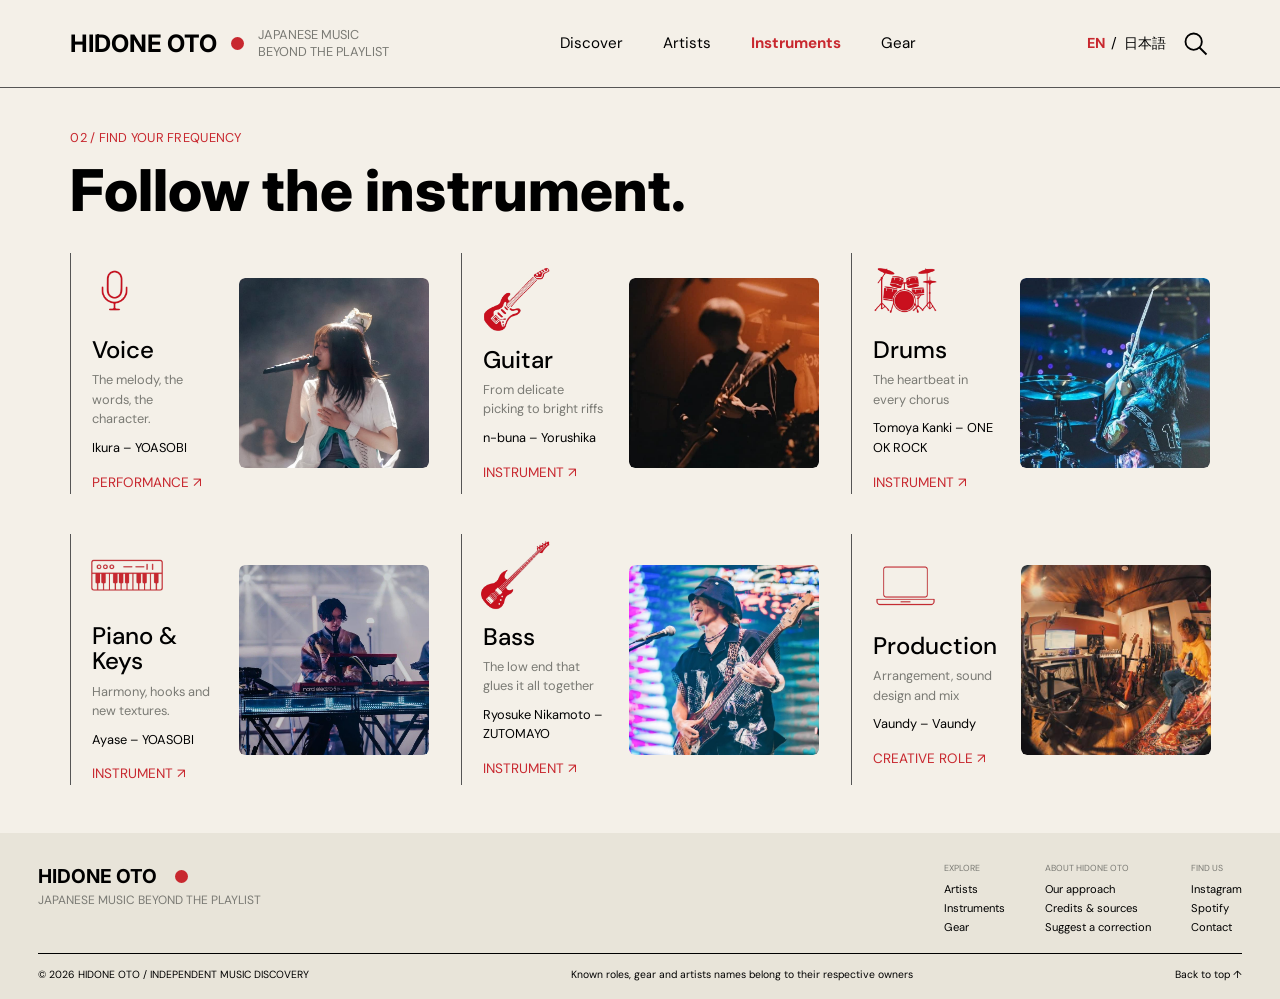
<file: instruments.html>
<!DOCTYPE html>
<html lang="en">
<head>
  <meta charset="UTF-8">
  <meta name="viewport" content="width=device-width, initial-scale=1">
  <title>Instruments | Hidone Oto</title>
  
  <!-- Google Fonts -->
  <link rel="preconnect" href="https://fonts.googleapis.com">
  <link href="https://fonts.googleapis.com/css2?family=DM+Sans:wght@400;500;700&family=Inter:wght@400;700;800&display=swap" rel="stylesheet">
  <link href="https://fonts.googleapis.com/css2?family=DM+Sans:wght@400;500;700&family=Inter:wght@400;700;800&display=swap" rel="stylesheet">

  <!-- Stylesheets -->
  <link rel="stylesheet" href="css/base.css">
  <link rel="stylesheet" href="css/instruments.css">
  <script>document.documentElement.classList.add('js')</script>
</head>
<body>

  <!-- Site Header -->
  <header class="site-header">
    <a class="logo" href="index.html">
      <strong class="reveal rise" data-delay="0.1">HIDONE OTO</strong>
      <span class="dot reveal rise" data-delay="0.2"></span>
      <span class="tag reveal rise" data-delay="0.3">JAPANESE MUSIC<br>BEYOND THE PLAYLIST</span>
    </a>
    <nav>
      <a href="index.html" class="reveal rise" data-delay="0.4">Discover</a>
      <a href="artists.html" class="reveal rise" data-delay="0.5">Artists</a>
      <a href="instruments.html" class="active reveal rise" data-delay="0.6">Instruments</a>
      <a href="gear.html" class="reveal rise" data-delay="0.7">Gear</a>
    </nav>
  <div class="tools">
  <div class="lang-toggle reveal rise" data-delay="0.8" role="group" aria-label="Language">
    <button type="button" data-lang="en" class="on">EN</button>
    <span aria-hidden="true">/</span>
    <button type="button" data-lang="ja">日本語</button>
  </div>

  <button class="search-btn reveal rise" data-delay="0.8" id="search-btn" aria-label="Search" aria-expanded="false">
    <svg width="28" height="28" viewBox="0 0 24 24" fill="none" stroke="currentColor" stroke-width="1.6">
      <circle cx="10" cy="10" r="7"/>
      <path d="M15 15l6 6"/>
    </svg>
  </button>
  </div>
  </header>

  <!-- Main Content -->
  <main>
    <section class="page" id="top">
      <p class="reveal eyebrow" data-delay="0.1">02 / FIND YOUR FREQUENCY</p>
      <h1 class="reveal rise" data-delay="0.2">Follow the instrument.</h1>

      <!-- Instruments Grid -->
      <div class="grid3">
        
        <!-- Voice -->
        <article class="inst reveal rise">
          <div class="inst-text">
            <img class="icon_voice" src="images/icons/voice.png" alt="" width="48" height="48">
            <h3>Voice</h3>
            <p class="muted">The melody, the words, the character.</p>
            <p class="who"><a href="yoasobi.html">Ikura – YOASOBI</a></p>
            <a class="red-link" href="#">PERFORMANCE ↗</a>
          </div>

          <a class="inst-photo" href="yoasobi.html" aria-label="View YOASOBI">
            <img src="images/ikura_voice.jpg" alt="Ikura of YOASOBI">
          </a>
        </article>

        <!-- Guitar -->
        <article class="inst reveal rise">
          <div class="inst-text">
            <img class="reveal icon_guitar" src="images/icons/guitar.png" alt="Guitar">
            <h3>Guitar</h3>
            <p class="muted">From delicate picking to bright riffs</p>
            <p class="who"><a href="yorushika.html">n-buna – Yorushika</a></p>
            <a class="red-link" href="#">INSTRUMENT ↗</a>
          </div>
          <a class="inst-photo" href="yorushika.html" aria-label="View YORUSHIKA">
            <img src="images/n-buna_guitar.jpg" alt="n-buna of YORUSHIKA">
          </a>
        </article>

        <!-- Drums -->
        <article class="inst reveal rise">
          <div class="inst-text">
            <img class="reveal icon_drums" src="images/icons/drum.png" alt="Drums">
            <h3>Drums</h3>
            <p class="muted">The heartbeat in every chorus</p>
            <p class="who"><a href="oneokrock.html">Tomoya Kanki – ONE OK ROCK</a></p>
            <a class="red-link" href="#">INSTRUMENT ↗</a>
          </div>
          <a class="inst-photo" href="oneokrock.html" aria-label="View ONE OK ROCK">
            <img src="images/tomoya_drums.jpg" alt="Tomoya Kanki of ONE OK ROCK">
          </a>
        </article>

        <!-- Piano & Keys -->
        <article class="inst reveal rise">
          <div class="inst-text">
            <img class="reveal icon_keys" src="images/icons/keys.png" alt="Piano & Keys">
            <h3>Piano &amp; Keys</h3>
            <p class="muted">Harmony, hooks and new textures.</p>
            <p class="who"><a href="yoasobi.html">Ayase – YOASOBI</a></p>
            <a class="red-link" href="#">INSTRUMENT ↗</a>
          </div>
          <a class="inst-photo" href="yoasobi.html" aria-label="View YOASOBI">
            <img src="images/ayase_keys.jpg" alt="Ayase of YOASOBI">
          </a>
        </article>

        <!-- Bass -->
        <article class="inst reveal rise">
          <div class="inst-text">
            <img class="reveal icon_bass" src="images/icons/bass.png" alt="Bass">
            <h3>Bass</h3>
            <p class="muted">The low end that glues it all together</p>
            <p class="who"><a href="zutomayo.html">Ryosuke Nikamoto – ZUTOMAYO</a></p>
            <a class="red-link" href="#">INSTRUMENT ↗</a>
          </div>
          <a class="inst-photo" href="zutomayo.html" aria-label="View ZUTOMAYO">
            <img src="images/ryosuke_bass.jpg" alt="Ryosuke Nikamoto of ZUTOMAYO">
          </a>
        </article>

        <!-- Production -->
        <article class="inst reveal rise">
          <div class="inst-text">
            <img class="reveal icon_production" src="images/icons/production.png" alt="Production">
            <h3>Production</h3>
            <p class="muted">Arrangement, sound design and mix</p>
            <p class="who"><a href="vaundy.html">Vaundy – Vaundy</a></p>
            <a class="red-link" href="#">CREATIVE ROLE ↗</a>
          </div>
          <a class="inst-photo" href="vaundy.html" aria-label="View Vaundy">
            <img src="images/vaundy_production.jpg" alt="Vaundy">
          </a>
        </article>

      </div>
    </section>
  </main>

  <!-- Site Footer -->
  <footer class="site-footer">
    <div class="foot-top">
      <div>
        <strong class="flogo reveal rise" data-delay="0.1">HIDONE OTO</strong>
        <span class="dot reveal rise" data-delay="0.2"></span>
        <p class="reveal rise" data-delay="0.3">JAPANESE MUSIC BEYOND THE PLAYLIST</p>
      </div>
      <div class="foot-cols">
        <div>
          <h4 class="reveal rise" data-delay="0.4">EXPLORE</h4>
          <a href="artists.html" class="reveal rise" data-delay="0.4">Artists</a>
          <a href="instruments.html" class="reveal rise" data-delay="0.5">Instruments</a>
          <a href="gear.html" class="reveal rise" data-delay="0.6">Gear</a>
        </div>
        <div>
          <h4 class="reveal rise" data-delay="0.7">ABOUT HIDONE OTO</h4>
          <a href="#" class="reveal rise" data-delay="0.7">Our approach</a>
          <a href="#" class="reveal rise" data-delay="0.8">Credits &amp; sources</a>
          <a href="#" class="reveal rise" data-delay="0.9">Suggest a correction</a>
        </div>
        <div>
          <h4 class="reveal rise" data-delay="1.0">FIND US</h4>
          <a href="#" class="reveal rise" data-delay="1.1">Instagram</a>
          <a href="#" class="reveal rise" data-delay="1.2">Spotify</a>
          <a href="#" class="reveal rise" data-delay="1.3">Contact</a>
        </div>
      </div>
    </div>
    <div class="foot-bottom">
      <span>© 2026 HIDONE OTO / INDEPENDENT MUSIC DISCOVERY</span>
      <span>Known roles, gear and artists names belong to their respective owners</span>
      <a href="#top">Back to top ↑</a>
    </div>
  </footer>

<script src="js/reveal.js" defer></script>
<script src="js/search.js" defer></script>
<script src="js/lang.js" defer></script>

</body>
</html>
</file>
<file: css/base.css>
/* ==========================================================
   base.css is shared by every page
   Tokens, reset, typography, header, footer, buttons, placeholders
   ========================================================== */

/* ---------- Tokens ---------- */
:root {
  --cream: #f4f0e8;
  --sand: #e8e4d9;
  --ink: #000;
  --red: #c8282f;
  --grey: #7a7a74;
  --line: #555;

  --display: 'Inter', system-ui, sans-serif;
  --body: 'DM Sans', system-ui, sans-serif;

  --gutter: 5.5%;
}

/* ---------- Reset ---------- */
* {
  box-sizing: border-box;
  margin: 0;
  padding: 0;
}

html {
  scroll-behavior: smooth;
}

body {
  display: flex;
  flex-direction: column;
  min-height: 100vh;
  min-height: 100dvh;  

  background: var(--cream);
  color: var(--ink);
  font-family: var(--body);
  line-height: 1.5;
}

main {
  flex: 1;              
}

a {
  color: inherit;
  text-decoration: none;
}

img {
  display: block;
  max-width: 100%;
  object-fit: cover;
  border-radius: 6px;
}

a:focus-visible,
button:focus-visible {
  outline: 3px solid var(--red);
  outline-offset: 3px;
}

/* ---------- Typography ---------- */
h1,
h2,
h3 {
  font-family: var(--display);
  font-weight: 800;
  line-height: 1.05;
}

.eyebrow {
  color: var(--red);
  font-size: 0.8rem;
  letter-spacing: 0.02em;
  text-transform: uppercase;
}

.muted { color: var(--grey); }
.red   { color: var(--red); }

:root {
  --display: 'Inter', 'Noto Sans JP', system-ui, sans-serif;
  --body: 'DM Sans', 'Noto Sans JP', system-ui, sans-serif;
}

html[lang="ja"] h1,
html[lang="ja"] h2,
html[lang="ja"] h3 {
  line-height: 1.25;
}

/* ---------- Header ---------- */
.site-header {
  display: flex;
  flex-wrap: wrap;
  align-items: center;
  justify-content: space-between;
  gap: 1.5rem;
  padding: 1.6rem var(--gutter);
  border-bottom: 1.5px solid var(--line);
}

.logo {
  display: flex;
  align-items: center;
}

.logo strong {
  font-family: var(--display);
  font-size: 1.5rem;
  font-weight: 700;
}

.dot {
  display: inline-block;
  width: 13px;
  height: 13px;
  margin: 0 14px;
  border-radius: 50%;
  background: var(--red);
}

.tag {
  color: var(--grey);
  font-size: 0.8rem;
  line-height: 1.3;
}

.site-header nav {
  display: flex;
  gap: 2.5rem;
}

.site-header nav a {
  font-size: 0.95rem;
}

.site-header nav a.active {
  color: var(--red);
  font-weight: 700;
}

.tools {
  display: flex;
  align-items: center;
  gap: 1rem;
  font-size: 0.9rem;
}

/* ---------- Language Toggle ---------- */
.lang-toggle {
  display: flex;
  align-items: center;
  gap: 0.4rem;
  font-size: 0.9rem;
}

.lang-toggle button {
  padding: 0;
  border: 0;
  background: none;
  color: inherit;
  font: inherit;
  cursor: pointer;
  outline: none; 
}

.lang-toggle button.on {
  color: var(--red);
  font-weight: 700;
}

/* ---------- Search ---------- */
.site-header {
  position: relative;
  z-index: 30;
}

.search-btn {
  padding: 0;
  border: 0;
  background: none;
  color: inherit;
  line-height: 0;
  cursor: pointer;
}

.search-panel {
  position: absolute;
  top: 100%;
  left: 0;
  right: 0;
  padding: 0 var(--gutter);
  background: var(--sand);
  border-bottom: 1.5px solid var(--line);
  opacity: 0;
  visibility: hidden;
  transform: translateY(-12px);
  transition: opacity 0.25s ease, transform 0.25s ease, visibility 0.25s;
}

.search-panel.open {
  padding: 2rem var(--gutter) 2.5rem;
  opacity: 1;
  visibility: visible;
  transform: none;
}

.search-panel label {
  display: block;
  margin-bottom: 0.4rem;
  color: var(--red);
  font-size: 0.8rem;
  text-transform: uppercase;
}

.search-panel input {
  width: 100%;
  padding: 0.3rem 0 0.6rem;
  border: 0;
  border-bottom: 2px solid var(--ink);
  background: none;
  font-family: var(--display);
  font-size: clamp(1.6rem, 4vw, 2.8rem);
  font-weight: 800;
  color: var(--ink);
}

.search-panel input:focus {
  outline: none;
  border-color: var(--red);
}

.search-results {
  max-height: 40vh;
  margin-top: 1rem;
  overflow-y: auto;
  list-style: none;
}

.search-results a {
  display: flex;
  justify-content: space-between;
  padding: 0.7rem 0;
  border-bottom: 1px solid rgba(0, 0, 0, 0.15);
  font-size: 1.05rem;
}

.search-results a:hover,
.search-results a:focus-visible {
  color: var(--red);
}

.search-results small {
  color: var(--grey);
  font-size: 0.75rem;
  text-transform: uppercase;
}

.search-empty {
  padding: 0.7rem 0;
  color: var(--grey);
}

/* ---------- Footer ---------- */
.site-footer {
  margin-top: 3rem;
  padding: 1.8rem 3% 1rem;
  background: var(--sand);
}

.foot-top {
  display: flex;
  flex-wrap: wrap;
  justify-content: space-between;
  gap: 2rem;
  padding-bottom: 1rem;
}

.flogo {
  font-family: var(--display);
  font-size: 1.2rem;
}

.site-footer p {
  color: var(--grey);
  font-size: 0.75rem;
}

.foot-cols {
  display: flex;
  gap: 2.5rem;
}

.foot-cols h4 {
  margin-bottom: 0.3rem;
  color: var(--grey);
  font-size: 0.55rem;
  font-weight: 400;
}

.foot-cols a {
  display: block;
  font-size: 0.7rem;
  line-height: 1.7;
}

.foot-bottom {
  display: flex;
  flex-wrap: wrap;
  justify-content: space-between;
  gap: 1rem;
  padding-top: 0.8rem;
  border-top: 1px solid var(--ink);
  font-size: 0.65rem;
}

/* ---------- Shared inner-page wrapper ---------- */
.page {
  padding: 2.5rem var(--gutter) 0;
}

.page h1 {
  margin: 0.8rem 0 2rem;
  font-size: clamp(2.5rem, 4.5vw, 4rem);
}

/* ---------- Shared links ---------- */
.red-link {
  color: var(--red);
  font-size: 0.85rem;
}

.buy {
  color: var(--red);
  font-size: 0.85rem;
  font-weight: 700;
}

/* ---------- Image placeholders ----------
   Replace each <div class="ph"> with an <img> when you have photos. */
.ph {
  display: grid;
  place-items: center;
  width: 100%;
  aspect-ratio: 1;
  padding: 0.5rem;
  overflow: hidden;
  border-radius: 6px;
  background: linear-gradient(135deg, #8a8f98, #4b4f58);
  color: #fff;
  font-size: 0.8rem;
  text-align: center;
}

.ph.wide { aspect-ratio: 16 / 9; }
.ph.tall { aspect-ratio: 4 / 5; }
.ph.sq   { aspect-ratio: 1; }

/* ---------- Reveal animations ---------- */
.js .reveal {
  opacity: 0;
  transition:
    opacity 0.9s ease,
    transform 0.9s cubic-bezier(0.2, 0.7, 0.2, 1);
  transition-delay: var(--delay, 0s);
}

.js .reveal.rise      { transform: translateY(40px); }
.js .reveal.pan-left  { transform: translateX(-70px); }
.js .reveal.pan-right { transform: translateX(70px); }

.js .reveal.in {
  opacity: 1;
  transform: none;
}

/* ---------- Responsive ---------- */
@media (max-width: 900px) {
  .site-header nav {
    gap: 1.2rem;
  }
}

/* ---------- Mobile: center the header and footer ---------- */
@media (max-width: 700px) {

  /* Header */
  .site-header {
    flex-direction: column;
    align-items: center;
    gap: 1rem;
    text-align: center;
  }

  .logo {
    flex-wrap: wrap;
    justify-content: center;
    row-gap: 0.4rem;
  }

  .site-header nav {
    flex-wrap: wrap;
    justify-content: center;
    gap: 0.8rem 1.4rem;
  }

  .tools {
    justify-content: center;
  }

  /* Footer */
  .foot-top {
    flex-direction: column;
    align-items: center;
    gap: 1.5rem;
    text-align: center;
  }

  .foot-cols {
    flex-wrap: wrap;
    justify-content: center;
    gap: 1.5rem 2rem;
    text-align: center;
  }

  .foot-bottom {
    flex-direction: column;
    align-items: center;
    gap: 0.5rem;
    text-align: center;
  }
}

@media (prefers-reduced-motion: reduce) {
  .js .reveal {
    opacity: 1;
    transform: none;
    transition: none;
  }

  * {
    transition: none !important;
    scroll-behavior: auto !important;
  }
}
</file>
<file: css/home.css>
/* ==========================================================
   home.css -> index.html
   ========================================================== */

.hero {
  display: grid;
  grid-template-columns: 1fr 1.5fr;
  align-items: center;
  gap: 3rem;
  padding: 2.5rem var(--gutter) 0;
}

.hero h1 {
  margin: 1rem 0 1.6rem;
  font-size: clamp(3rem, 6.2vw, 5.6rem);
}

/* ---------- Top row: eyebrow left, edition right ---------- */
.hero-top {
  grid-column: 1 / -1;          /* spans both columns of the hero grid */
  display: flex;
  flex-wrap: wrap;
  justify-content: space-between;
  gap: 0.5rem 1rem;
  margin-bottom: -1.5rem;       /* tightens the gap above the columns */
}

.hero-vol {
  color: var(--grey);
  font-size: 0.8rem;
  letter-spacing: 0.02em;
  text-transform: uppercase;
}

.lede {
  max-width: 34ch;
  margin-bottom: 2rem;
  color: var(--grey);
  font-size: 1.05rem;
}

/* ---------- Buttons ---------- */
.btns {
  display: flex;
  flex-wrap: wrap;
  gap: 1rem;
}

.btn {
  padding: 0.9rem 1.4rem;
  border: 2px solid var(--ink);
  font-size: 0.85rem;
  font-weight: 500;
  transition: transform 0.15s;
}

.btn:hover {
  transform: translateY(-2px);
}

.btn.red {
  border-color: var(--red);
  background: var(--red);
  color: #fff;
}

/* ---------- Hero image panel ---------- */
.hero-img {
  position: relative;
  margin: 0;
  overflow: hidden;
  border-radius: 2px;
  background: #161616;
}

.badge {
  position: absolute;
  top: 2rem;
  left: 2rem;
  z-index: 2;
  display: flex;
  flex-direction: column;
  align-items: center;
  justify-content: center;
  width: 100px;
  height: 100px;
  border-radius: 50%;
  background: var(--red);
  color: #fff;
  font-size: 0.6rem;
}

.badge b {
  font-size: 1.6rem;
  font-weight: 400;
}

/* ---------- Hero slideshow ---------- */
.slides {
  position: relative;
  aspect-ratio: 3 / 2;
}

.slide {
  position: absolute;
  inset: 0;
  opacity: 0;
  visibility: hidden;
  transition: opacity 0.9s ease, visibility 0.9s;
}

.slide.active {
  opacity: 1;
  visibility: visible;
}

.slide img,
.slide .ph {
  width: 100%;
  height: 100%;
  aspect-ratio: auto;
  border-radius: 0;
  object-fit: cover;
}

/* Slow zoom-out while a slide is showing */
.slide img {
  transform: scale(1.06);
  transition: transform 6s ease-out;
}

.slide.active img {
  transform: scale(1);
}

/* Dark fade at the bottom so the caption stays readable */
.slide::after {
  content: "";
  position: absolute;
  inset: 0;
  background: linear-gradient(to top, rgba(0, 0, 0, 0.65), transparent 45%);
  pointer-events: none;
}

/* Caption rises in just after the image fades in */
.slide-caption {
  position: absolute;
  bottom: 1.8rem;
  left: 2rem;
  z-index: 2;
  color: #fff;
  opacity: 0;
  transform: translateY(14px);
  transition: opacity 0.6s ease, transform 0.6s ease;
}

.slide.active .slide-caption {
  opacity: 1;
  transform: none;
  transition-delay: 0.35s;
}

.slide-caption small {
  display: block;
  font-size: 0.85rem;
}

.slide-caption strong {
  font-size: 1.5rem;
}

/* Dots */
.slide-dots {
  position: absolute;
  right: 2rem;
  bottom: 1.8rem;
  z-index: 3;
  display: flex;
  gap: 0.5rem;
}

.slide-dots button {
  width: 10px;
  height: 10px;
  padding: 0;
  border: 1.5px solid #fff;
  border-radius: 50%;
  background: transparent;
  cursor: pointer;
  transition: background 0.2s;
}

.slide-dots button.on {
  background: #fff;
}

/* ---------- Responsive ---------- */
@media (max-width: 900px) {
  .hero {
    grid-template-columns: 1fr;
  }
}
</file>
<file: css/artists.css>
/*
   ==========================================================
   artist.css -> artist.html
   ==========================================================
*/

.page-head {
  display: flex;
  flex-wrap: wrap;
  align-items: flex-end;
  justify-content: space-between;
  gap: 1.5rem;
}

/* ---------- Filter buttons ---------- */
.filters {
  display: flex;
  flex-wrap: wrap;
  gap: 0.7rem;
  margin-bottom: 2rem;
}

.filters button {
  padding: 0.55rem 1.2rem;
  border: 1.5px solid var(--ink);
  background: none;
  font: inherit;
  font-size: 0.7rem;
  cursor: pointer;
}

.filters button.on {
  border-color: #6c6c64;
  background: #6c6c64;
  color: #fff;
}

/* ---------- Artist grid ---------- */
.grid4 {
  display: grid;
  grid-template-columns: repeat(4, 1fr);
  gap: 1.6rem;
}

/* ---------- Arrows ---------- */
.browser {
  display: grid;
  grid-template-columns: 64px 1fr 64px;
  align-items: center;
  gap: 1.2rem;
}

.page-btn {
  width: 64px;
  height: 64px;
  border: 0;
  border-radius: 50%;
  background: var(--sand);
  color: var(--ink);
  font-size: 1.6rem;
  line-height: 1;
  cursor: pointer;
  transition: background 0.2s, color 0.2s, opacity 0.2s;
}

.page-btn:hover:not(:disabled) {
  background: var(--red);
  color: #fff;
}

.page-btn:disabled {
  opacity: 0.3;
  cursor: default;
}

.page-count {
  margin-top: 1.5rem;
  color: var(--grey);
  font-size: 0.85rem;
  text-align: center;
}

.card[hidden] {
  display: none;
}

.card img {
  width: 100%;
  aspect-ratio: 16 / 9;
  object-fit: cover;
  border-radius: 6px;
}

.card h3 {
  font-size: 1.15rem;
  font-weight: 700;
}

.card-meta {
  display: flex;
  justify-content: space-between;
  margin: 0.5rem 0 0.2rem;
  font-size: 0.65rem;
}

.card-link {
  display: block;
  overflow: hidden;
  border-radius: 6px;
}

.card-link img {
  transition: transform 0.5s ease;
}

.card-link:hover img {
  transform: scale(1.05);
}

.card h3 a:hover {
  color: var(--red);
}

.tiny {
  color: var(--grey);
  font-size: 0.62rem;
}

.start {
  display: block;
  margin-top: 0.4rem;
  font-size: 0.7rem;
  font-weight: 700;
  text-align: right;
}

/* ---------- Responsive ---------- */
@media (max-width: 1000px) {
  .grid4 { grid-template-columns: repeat(2, 1fr); }
}

@media (max-width: 700px) {
  .browser {
    grid-template-columns: 1fr 1fr;
  }

  .grid4 {
    grid-column: 1 / -1;
    grid-row: 1;
  }

  /* arrows drop below the grid on phones */
  .page-btn.prev { grid-column: 1; grid-row: 2; justify-self: start; }
  .page-btn.next { grid-column: 2; grid-row: 2; justify-self: end; }
}

@media (max-width: 520px) {
  .grid4 { grid-template-columns: 1fr; }
}
</file>
<file: css/gear.css>
/* ==========================================================
   gear.css — gear.html
   ========================================================== */

/* ---------- Band member grid: 2 x 2 ---------- */
.gear-page {
  padding-inline: 10%;
}

.grid2 {
  display: grid;
  grid-template-columns: repeat(2, 1fr);
  gap: 2.2rem clamp(2rem, 8vw, 7rem);
}

.gear {
  --img: clamp(170px, 16vw, 232px);   /* image width */

  display: grid;
  grid-template-columns: var(--img) 1fr;   /* image, then text */
  align-items: start;
  gap: 2.8rem;
  padding-left: 1.5rem;
  border-left: 1.5px solid var(--line);
}

/* bottom row: text first, image second */
.gear.flip {
  grid-template-columns: 1fr var(--img);
}

.gear.flip .gear-img {
  order: 2;
}

.gear-img {
  width: 100%;
  aspect-ratio: 6 / 5;
  object-fit: cover;
  border-radius: 6px;
}

.gear-body h3 {
  font-family: var(--body);
  font-size: 1.45rem;
  font-weight: 700;
  line-height: 1.15;
}

.gear-body .model {
  margin: 0.9rem 0 0.8rem;
  font-size: 0.9rem;
  padding-bottom: 0.5rem;
}

.gear-body .desc {
  margin-bottom: 1rem;
  color: var(--grey);
  font-size: 0.72rem;
  line-height: 1.3;
  text-align: justify;
  padding-bottom: 0.5rem;
}
.actions {
  display: flex;
  align-items: baseline;
  gap: 0.9rem;
}

/* ---------- Amps & pedals overlay (CSS-only, opened via #amps) ---------- */
.modal {
  position: fixed;
  inset: 0;
  z-index: 20;
  display: none;
  overflow: auto;
  padding: 8rem 3% 2rem;
  background: rgba(244, 240, 232, 0.85);
}

.modal-close {
  position: absolute;
  inset: 0;
  cursor: default;
}

.modal:target {
  display: block;
}

.sheet {
  max-width: 1150px;
  margin: 0 auto;
  padding: 1.5rem 3rem 3rem;
  border-radius: 6px;
  background: var(--sand);
  position: relative;   /* sits above the click-to-close backdrop */
}

.sheet-who {
  margin-top: 1rem;
}

.back {
  font-size: 0.95rem;
}

body:has(.modal:target) {
  overflow: hidden;
}

/* ---------- Overlay layout: two columns with a divider ---------- */
.cols {
  display: grid;
  grid-template-columns: 1fr 1fr;
  margin-top: 1.5rem;
}

.cols > div:first-child {
  padding-right: 2.5rem;
  border-right: 1.5px solid var(--line);
}

.cols > div:last-child {
  padding-left: 2.5rem;
}

.cols h2, .misc-wrap h2 {
  margin-bottom: 1.2rem;
  font-size: 2.2rem;
}

.misc-wrap {
  margin-top: 2rem;
}

/* Every group (misc, pedals) is a 2-column grid of items */
.misc, .pedals {
  display: grid;
  grid-template-columns: repeat(2, 1fr);
  gap: 1.4rem 1.2rem;
}

/* ---------- Item: image left, text right ---------- */
.item {
  display: grid;
  grid-template-columns: 100px 1fr;
  align-items: start;
  gap: 0.9rem;
  margin: 0;
}

.item img {
  width: 100px;
  height: 100px;
  padding: 0.3rem;
  background: #fff;
  object-fit: contain;
  border-radius: 6px;
}

.item h4 {
  font-family: var(--display);
  font-size: 1rem;
  line-height: 1.2;
}

.item .model {
  margin: 0.3rem 0;
  font-size: 0.78rem;
}

.item .muted {
  margin-bottom: 0.4rem;
  color: #222;
  font-size: 0.62rem;
  line-height: 1.3;
  text-align: justify;
}

/* ---------- Pedals: stacked cards, slightly smaller ---------- */
.pedals .item {
  grid-template-columns: 1fr;   /* image above text */
  gap: 0.7rem;
}

.pedals .item img {
  width: 130px;
  height: 130px;
  padding: 0.4rem;
}

.pedals .item h4 {
  font-size: 1.05rem;
}

.pedals .item .model {
  font-size: 0.8rem;
}

.pedals .item .muted {
  font-size: 0.68rem;
  line-height: 1.35;
}

/* ---------- Responsive ---------- */
@media (max-width: 1000px) {
  .grid2 {
    grid-template-columns: 1fr;
  }
}

@media (max-width: 900px) {
  .cols {
    grid-template-columns: 1fr;
  }

  .cols > div:first-child {
    padding-right: 0;
    border-right: 0;
    margin-bottom: 2rem;
  }

  .cols > div:last-child {
    padding-left: 0;
  }

  .sheet {
    padding: 1.2rem;
  }
}

@media (max-width: 640px) {
  .misc,
  .pedals {
    grid-template-columns: 1fr;
  }
}

@media (max-width: 560px) {
  .gear-page {
    padding-inline: var(--gutter);
  }

  .gear,
  .gear.flip {
    grid-template-columns: 1fr;
    gap: 1rem;
  }

  .gear.flip .gear-img {
    order: 0;   /* image back on top on phones */
  }
}
</file>
<file: css/instruments.css>
/* ==========================================================
   instruments.css -> instruments.html
   ========================================================== */

.grid3 {
  display: grid;
  grid-template-columns: repeat(auto-fit, minmax(340px, 1fr));
  gap: 2.5rem 2rem;
}

.inst {
  display: grid;
  grid-template-columns: 1fr 1fr;
  align-items: center;
  gap: 1.5rem;
  padding-left: 1.3rem;
  border-left: 1.5px solid var(--line);
}

.icon_voice {
  display: block;
  object-fit: contain;
  border-radius: 0;
  width: 75px;
  height: 75px;
  margin-left: -15px;
}


.icon_guitar {
  display: block;
  object-fit: contain;
  border-radius: 0;
  width: 75px;
  height: 75px;
  margin-left: -5px;
}

.icon_keys {
  display: block;
  object-fit: contain;
  border-radius: 0;
  width: 80px;
  height: 80px;
  margin-left: -5px;
}

.icon_drums {
  display: block;
  object-fit: contain;
  border-radius: 0;
  width: 75px;
  height: 75px;
  margin-left: -5px;
}

.icon_bass {
  display: block;
  object-fit: contain;
  border-radius: 0;
  width: 75px;
  height: 75px;
  margin-left: -5px;
}

.icon_production {
  display: block;
  object-fit: contain;
  border-radius: 0;
  width: 75px;
  height: 75px;
  margin-left: -5px;
}

.inst h3 {
  margin: 0.6rem 0 0.5rem;
  font-family: var(--body);
  font-size: 1.5rem;
  font-weight: 500;
}

.inst .muted {
  margin-bottom: 0.6rem;
  font-size: 0.8rem;
}

.who {
  margin-bottom: 0.8rem;
  font-size: 0.8rem;
}

.inst-photo {
  display: block;
  overflow: hidden;
  border-radius: 6px;
  width: 190px;
  height: 190px;
}

.inst-photo img {
  width: 100%;
  height: 100%;
  object-fit: cover;
  object-position: center;
  transition: transform 0.5s ease;
}

.inst-photo:hover img {
  transform: scale(1.05);
}

.who a:hover {
  color: var(--red);
}

/* ---------- Responsive ---------- */
@media (max-width: 900px) {
  .grid3 {
    grid-template-columns: 1fr;
  }

  .inst {
    grid-template-columns: 1fr;
  }
}
</file>
